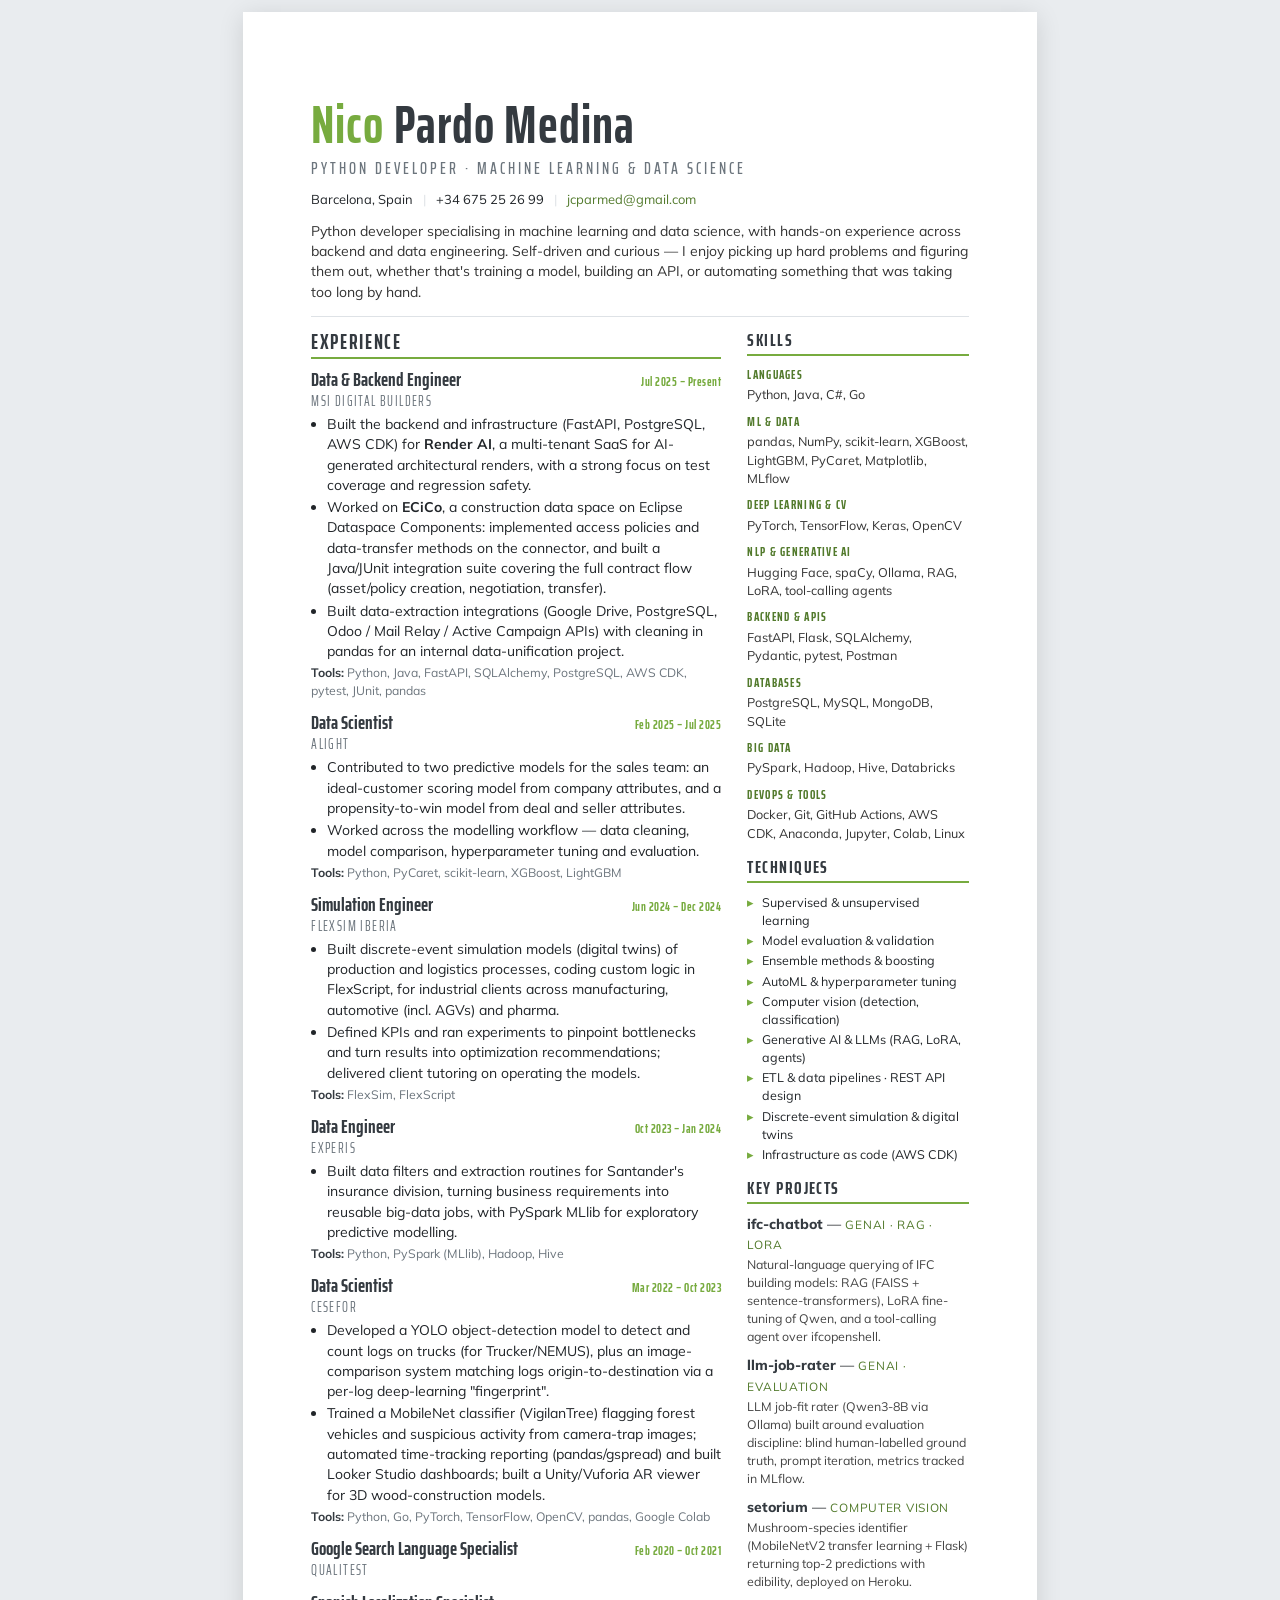
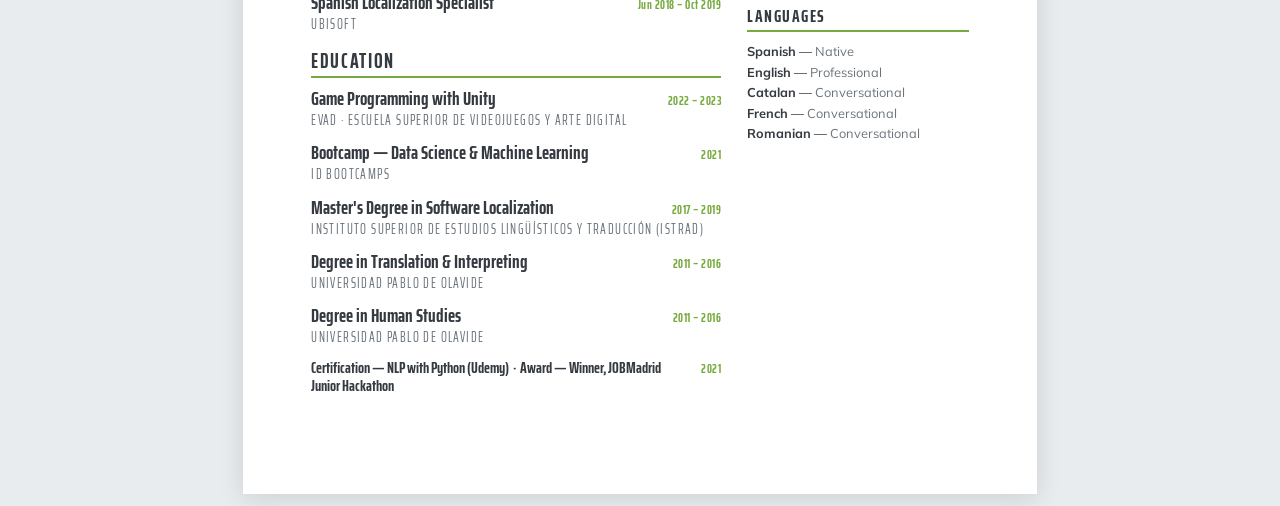
<file: cv.html>
<!DOCTYPE html>
<html lang="en">
<head>
    <meta charset="utf-8" />
    <meta name="viewport" content="width=device-width, initial-scale=1" />
    <meta name="description" content="Nico Pardo Medina — CV. Python developer specialising in machine learning and data science." />
    <title>Nico Pardo Medina — CV</title>
    <link rel="icon" type="image/svg+xml" href="assets/img/favicon.svg" />
    <link href="https://fonts.googleapis.com/css?family=Saira+Extra+Condensed:500,700" rel="stylesheet" />
    <link href="https://fonts.googleapis.com/css?family=Muli:400,400i,700,800" rel="stylesheet" />
    <style>
        :root {
            --green: #77ab3f;
            --green-dark: #527a2c;
            --green-soft: #f4f8ee;
            --heading: #343a40;
            --text: #212529;
            --muted: #6c757d;
            --border: #dee2e6;
        }
        * { box-sizing: border-box; }
        html, body { margin: 0; padding: 0; }
        body {
            font-family: Muli, -apple-system, "Segoe UI", Roboto, Arial, sans-serif;
            color: var(--text);
            font-size: 10.5pt;
            line-height: 1.45;
            background: #e9ecef;
        }
        .page {
            max-width: 210mm;
            margin: 12px auto;
            background: #fff;
            padding: 22mm 18mm;
            box-shadow: 0 4px 24px rgba(0,0,0,.12);
        }
        h1, h2, h3 {
            font-family: "Saira Extra Condensed", "Segoe UI", sans-serif;
            color: var(--heading);
            margin: 0;
            line-height: 1.1;
        }
        h1 { font-size: 40pt; font-weight: 700; letter-spacing: .02em; }
        h1 .fn { color: var(--green); }
        .title { font-family: "Saira Extra Condensed", sans-serif; font-weight: 500;
                 text-transform: uppercase; letter-spacing: .18em; color: var(--muted);
                 font-size: 12.5pt; margin: 2px 0 10px; }
        .contact { font-size: 9.7pt; color: var(--text); }
        .contact a { color: var(--green-dark); text-decoration: none; }
        .contact span.sep { color: var(--border); margin: 0 7px; }
        .summary { margin: 12px 0 4px; color: #333; }

        hr.rule { border: 0; border-top: 1px solid var(--border); margin: 14px 0; }

        .cols { display: flex; gap: 26px; }
        .main { flex: 1 1 63%; }
        .side { flex: 1 1 34%; }

        h2.sec {
            font-size: 15.5pt; font-weight: 700; text-transform: uppercase;
            letter-spacing: .08em; color: var(--heading);
            border-bottom: 2px solid var(--green); padding-bottom: 3px;
            margin: 0 0 10px;
        }
        .side h2.sec { font-size: 13.5pt; }
        section { margin-bottom: 16px; }

        .entry { margin-bottom: 12px; page-break-inside: avoid; }
        .entry .row { display: flex; justify-content: space-between; align-items: baseline; gap: 10px; }
        .entry h3 { font-size: 14.5pt; font-weight: 700; }
        .entry .org { font-family: "Saira Extra Condensed", sans-serif; text-transform: uppercase;
                      letter-spacing: .1em; color: var(--muted); font-size: 10.5pt; margin-bottom: 3px; }
        .entry .date { color: var(--green); font-weight: 700; font-size: 9.3pt; white-space: nowrap;
                       font-family: "Saira Extra Condensed", sans-serif; letter-spacing: .04em; }
        ul.bul { margin: 3px 0 0; padding-left: 16px; }
        ul.bul li { margin-bottom: 2px; }
        .tools { color: var(--muted); font-size: 9.2pt; margin-top: 3px; }
        .tools b { color: var(--heading); }

        .skillgroup { margin-bottom: 9px; }
        .skillgroup .lbl { font-family: "Saira Extra Condensed", sans-serif; text-transform: uppercase;
                           letter-spacing: .1em; color: var(--green-dark); font-weight: 700;
                           font-size: 9.6pt; margin-bottom: 1px; }
        .skillgroup .vals { font-size: 9.5pt; color: #333; }

        ul.tech { list-style: none; margin: 0; padding: 0; font-size: 9.4pt; }
        ul.tech li { position: relative; padding-left: 15px; margin-bottom: 2px; }
        ul.tech li::before { content: "▸"; color: var(--green); position: absolute; left: 0; }

        ul.lang { list-style: none; margin: 0; padding: 0; font-size: 9.6pt; }
        ul.lang li { margin-bottom: 2px; }
        ul.lang li b { color: var(--heading); }
        ul.lang li .lvl { color: var(--muted); }

        .proj { margin-bottom: 9px; page-break-inside: avoid; }
        .proj .pn { font-weight: 800; color: var(--heading); }
        .proj .pt { color: var(--green-dark); font-size: 8.9pt; text-transform: uppercase; letter-spacing: .06em; }
        .proj p { margin: 2px 0 0; font-size: 9.3pt; color: #444; }

        @media print {
            body { background: #fff; font-size: 10pt; }
            .page { box-shadow: none; margin: 0; max-width: none; padding: 0; }
            @page { size: A4; margin: 13mm 14mm; }
            a { color: var(--green-dark) !important; }
        }
    </style>
</head>
<body>
    <div class="page">
        <!-- Header -->
        <header>
            <h1><span class="fn">Nico</span> Pardo Medina</h1>
            <div class="title">Python Developer · Machine Learning &amp; Data Science</div>
            <div class="contact">
                Barcelona, Spain
                <span class="sep">|</span> +34 675 25 26 99
                <span class="sep">|</span> <a href="mailto:jcparmed@gmail.com">jcparmed@gmail.com</a>
            </div>
            <p class="summary">Python developer specialising in machine learning and data science, with hands-on
            experience across backend and data engineering. Self-driven and curious — I enjoy picking up hard
            problems and figuring them out, whether that's training a model, building an API, or automating
            something that was taking too long by hand.</p>
        </header>
        <hr class="rule" />

        <div class="cols">
            <!-- MAIN COLUMN -->
            <div class="main">
                <section>
                    <h2 class="sec">Experience</h2>

                    <div class="entry">
                        <div class="row"><h3>Data &amp; Backend Engineer</h3><span class="date">Jul 2025 – Present</span></div>
                        <div class="org">MSI Digital Builders</div>
                        <ul class="bul">
                            <li>Built the backend and infrastructure (FastAPI, PostgreSQL, AWS CDK) for <b>Render AI</b>, a multi-tenant SaaS for AI-generated architectural renders, with a strong focus on test coverage and regression safety.</li>
                            <li>Worked on <b>ECiCo</b>, a construction data space on Eclipse Dataspace Components: implemented access policies and data-transfer methods on the connector, and built a Java/JUnit integration suite covering the full contract flow (asset/policy creation, negotiation, transfer).</li>
                            <li>Built data-extraction integrations (Google Drive, PostgreSQL, Odoo / Mail Relay / Active Campaign APIs) with cleaning in pandas for an internal data-unification project.</li>
                        </ul>
                        <div class="tools"><b>Tools:</b> Python, Java, FastAPI, SQLAlchemy, PostgreSQL, AWS CDK, pytest, JUnit, pandas</div>
                    </div>

                    <div class="entry">
                        <div class="row"><h3>Data Scientist</h3><span class="date">Feb 2025 – Jul 2025</span></div>
                        <div class="org">Alight</div>
                        <ul class="bul">
                            <li>Contributed to two predictive models for the sales team: an ideal-customer scoring model from company attributes, and a propensity-to-win model from deal and seller attributes.</li>
                            <li>Worked across the modelling workflow — data cleaning, model comparison, hyperparameter tuning and evaluation.</li>
                        </ul>
                        <div class="tools"><b>Tools:</b> Python, PyCaret, scikit-learn, XGBoost, LightGBM</div>
                    </div>

                    <div class="entry">
                        <div class="row"><h3>Simulation Engineer</h3><span class="date">Jun 2024 – Dec 2024</span></div>
                        <div class="org">FlexSim Iberia</div>
                        <ul class="bul">
                            <li>Built discrete-event simulation models (digital twins) of production and logistics processes, coding custom logic in FlexScript, for industrial clients across manufacturing, automotive (incl. AGVs) and pharma.</li>
                            <li>Defined KPIs and ran experiments to pinpoint bottlenecks and turn results into optimization recommendations; delivered client tutoring on operating the models.</li>
                        </ul>
                        <div class="tools"><b>Tools:</b> FlexSim, FlexScript</div>
                    </div>

                    <div class="entry">
                        <div class="row"><h3>Data Engineer</h3><span class="date">Oct 2023 – Jan 2024</span></div>
                        <div class="org">Experis</div>
                        <ul class="bul">
                            <li>Built data filters and extraction routines for Santander's insurance division, turning business requirements into reusable big-data jobs, with PySpark MLlib for exploratory predictive modelling.</li>
                        </ul>
                        <div class="tools"><b>Tools:</b> Python, PySpark (MLlib), Hadoop, Hive</div>
                    </div>

                    <div class="entry">
                        <div class="row"><h3>Data Scientist</h3><span class="date">Mar 2022 – Oct 2023</span></div>
                        <div class="org">Cesefor</div>
                        <ul class="bul">
                            <li>Developed a YOLO object-detection model to detect and count logs on trucks (for Trucker/NEMUS), plus an image-comparison system matching logs origin-to-destination via a per-log deep-learning "fingerprint".</li>
                            <li>Trained a MobileNet classifier (VigilanTree) flagging forest vehicles and suspicious activity from camera-trap images; automated time-tracking reporting (pandas/gspread) and built Looker Studio dashboards; built a Unity/Vuforia AR viewer for 3D wood-construction models.</li>
                        </ul>
                        <div class="tools"><b>Tools:</b> Python, Go, PyTorch, TensorFlow, OpenCV, pandas, Google Colab</div>
                    </div>

                    <div class="entry">
                        <div class="row"><h3>Google Search Language Specialist</h3><span class="date">Feb 2020 – Oct 2021</span></div>
                        <div class="org">Qualitest</div>
                    </div>

                    <div class="entry">
                        <div class="row"><h3>Spanish Localization Specialist</h3><span class="date">Jun 2018 – Oct 2019</span></div>
                        <div class="org">Ubisoft</div>
                    </div>
                </section>

                <section>
                    <h2 class="sec">Education</h2>
                    <div class="entry">
                        <div class="row"><h3>Game Programming with Unity</h3><span class="date">2022 – 2023</span></div>
                        <div class="org">EVAD · Escuela Superior de Videojuegos y Arte Digital</div>
                    </div>
                    <div class="entry">
                        <div class="row"><h3>Bootcamp — Data Science &amp; Machine Learning</h3><span class="date">2021</span></div>
                        <div class="org">ID Bootcamps</div>
                    </div>
                    <div class="entry">
                        <div class="row"><h3>Master's Degree in Software Localization</h3><span class="date">2017 – 2019</span></div>
                        <div class="org">Instituto Superior de Estudios Lingüísticos y Traducción (ISTRAD)</div>
                    </div>
                    <div class="entry">
                        <div class="row"><h3>Degree in Translation &amp; Interpreting</h3><span class="date">2011 – 2016</span></div>
                        <div class="org">Universidad Pablo de Olavide</div>
                    </div>
                    <div class="entry">
                        <div class="row"><h3>Degree in Human Studies</h3><span class="date">2011 – 2016</span></div>
                        <div class="org">Universidad Pablo de Olavide</div>
                    </div>
                    <div class="entry">
                        <div class="row"><h3 style="font-size:12pt;">Certification — NLP with Python (Udemy) &nbsp;·&nbsp; Award — Winner, JOBMadrid Junior Hackathon</h3><span class="date">2021</span></div>
                    </div>
                </section>
            </div>

            <!-- SIDE COLUMN -->
            <div class="side">
                <section>
                    <h2 class="sec">Skills</h2>
                    <div class="skillgroup"><div class="lbl">Languages</div><div class="vals">Python, Java, C#, Go</div></div>
                    <div class="skillgroup"><div class="lbl">ML &amp; Data</div><div class="vals">pandas, NumPy, scikit-learn, XGBoost, LightGBM, PyCaret, Matplotlib, MLflow</div></div>
                    <div class="skillgroup"><div class="lbl">Deep Learning &amp; CV</div><div class="vals">PyTorch, TensorFlow, Keras, OpenCV</div></div>
                    <div class="skillgroup"><div class="lbl">NLP &amp; Generative AI</div><div class="vals">Hugging Face, spaCy, Ollama, RAG, LoRA, tool-calling agents</div></div>
                    <div class="skillgroup"><div class="lbl">Backend &amp; APIs</div><div class="vals">FastAPI, Flask, SQLAlchemy, Pydantic, pytest, Postman</div></div>
                    <div class="skillgroup"><div class="lbl">Databases</div><div class="vals">PostgreSQL, MySQL, MongoDB, SQLite</div></div>
                    <div class="skillgroup"><div class="lbl">Big Data</div><div class="vals">PySpark, Hadoop, Hive, Databricks</div></div>
                    <div class="skillgroup"><div class="lbl">DevOps &amp; Tools</div><div class="vals">Docker, Git, GitHub Actions, AWS CDK, Anaconda, Jupyter, Colab, Linux</div></div>
                </section>

                <section>
                    <h2 class="sec">Techniques</h2>
                    <ul class="tech">
                        <li>Supervised &amp; unsupervised learning</li>
                        <li>Model evaluation &amp; validation</li>
                        <li>Ensemble methods &amp; boosting</li>
                        <li>AutoML &amp; hyperparameter tuning</li>
                        <li>Computer vision (detection, classification)</li>
                        <li>Generative AI &amp; LLMs (RAG, LoRA, agents)</li>
                        <li>ETL &amp; data pipelines · REST API design</li>
                        <li>Discrete-event simulation &amp; digital twins</li>
                        <li>Infrastructure as code (AWS CDK)</li>
                    </ul>
                </section>

                <section>
                    <h2 class="sec">Key Projects</h2>
                    <div class="proj">
                        <span class="pn">ifc-chatbot</span> — <span class="pt">GenAI · RAG · LoRA</span>
                        <p>Natural-language querying of IFC building models: RAG (FAISS + sentence-transformers), LoRA fine-tuning of Qwen, and a tool-calling agent over ifcopenshell.</p>
                    </div>
                    <div class="proj">
                        <span class="pn">llm-job-rater</span> — <span class="pt">GenAI · Evaluation</span>
                        <p>LLM job-fit rater (Qwen3-8B via Ollama) built around evaluation discipline: blind human-labelled ground truth, prompt iteration, metrics tracked in MLflow.</p>
                    </div>
                    <div class="proj">
                        <span class="pn">setorium</span> — <span class="pt">Computer Vision</span>
                        <p>Mushroom-species identifier (MobileNetV2 transfer learning + Flask) returning top-2 predictions with edibility, deployed on Heroku.</p>
                    </div>
                </section>

                <section>
                    <h2 class="sec">Languages</h2>
                    <ul class="lang">
                        <li><b>Spanish</b> — <span class="lvl">Native</span></li>
                        <li><b>English</b> — <span class="lvl">Professional</span></li>
                        <li><b>Catalan</b> — <span class="lvl">Conversational</span></li>
                        <li><b>French</b> — <span class="lvl">Conversational</span></li>
                        <li><b>Romanian</b> — <span class="lvl">Conversational</span></li>
                    </ul>
                </section>
            </div>
        </div>
    </div>
</body>
</html>
</file>
